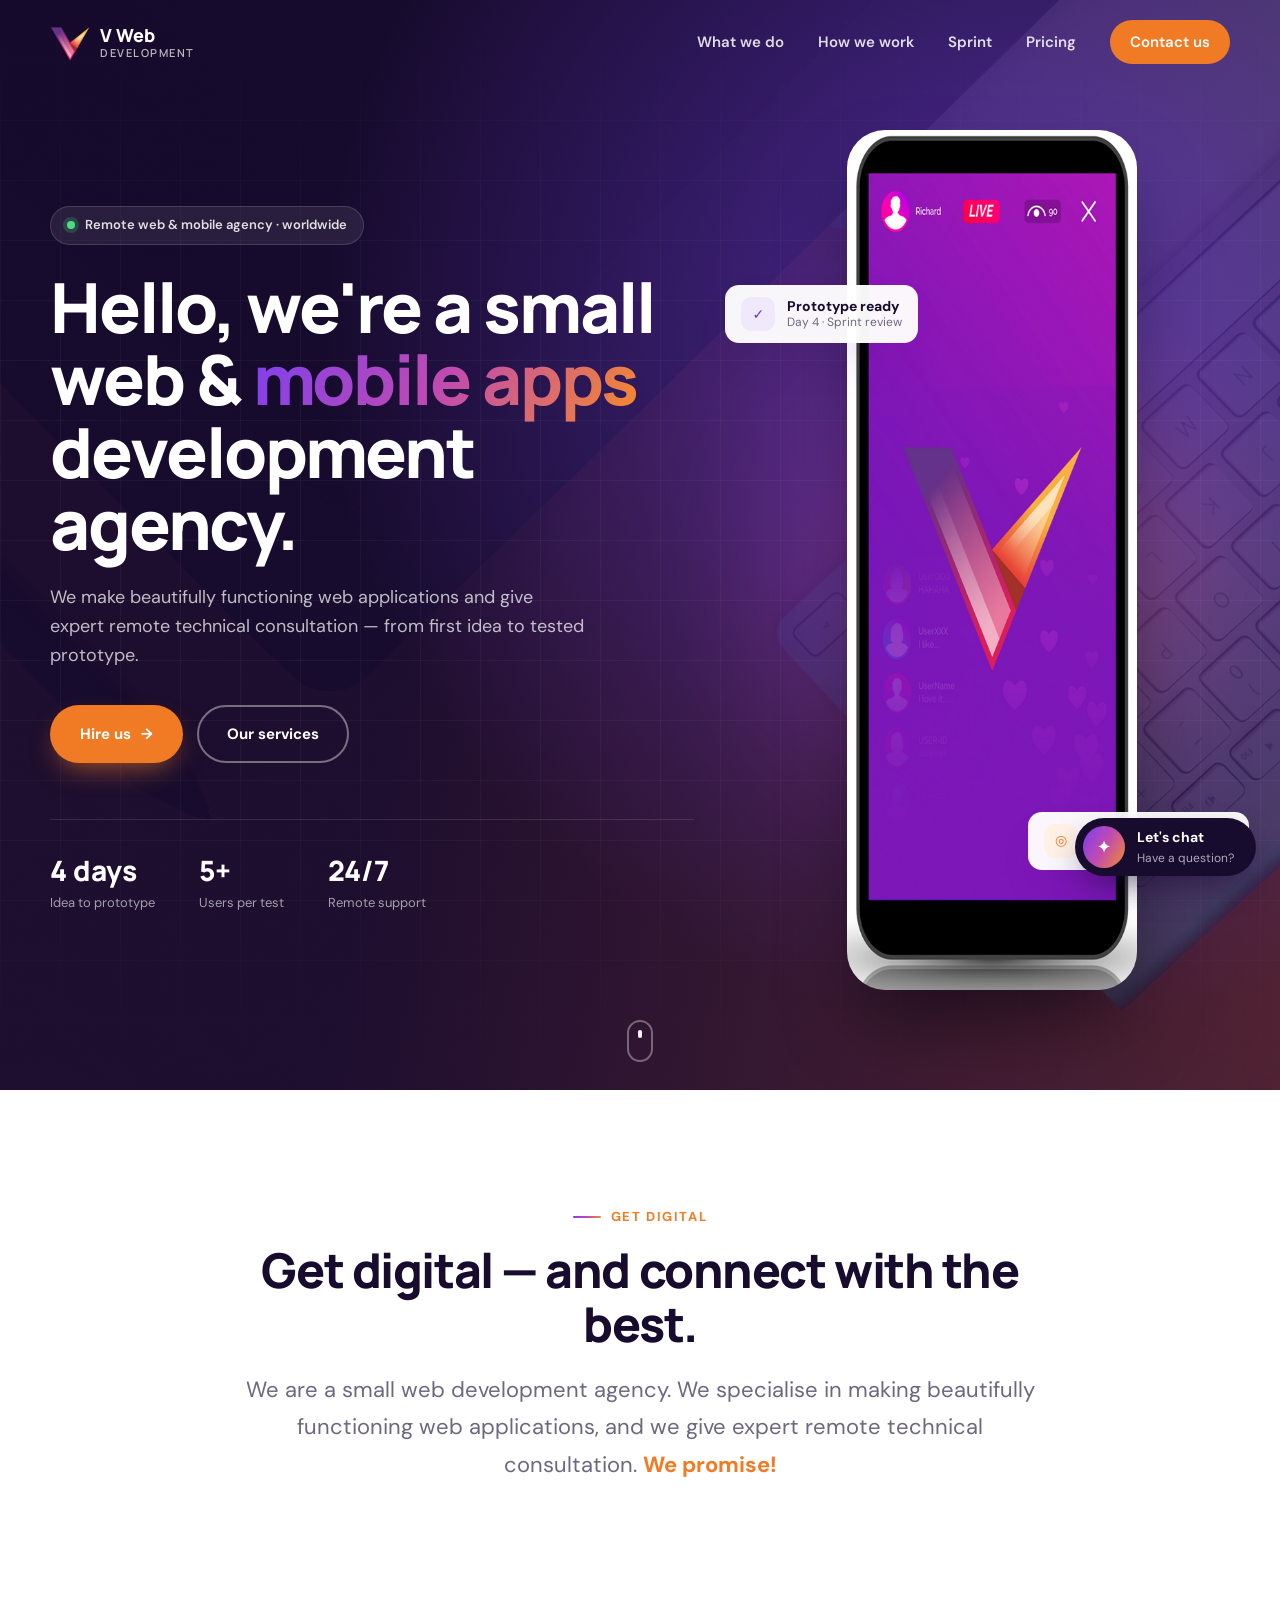
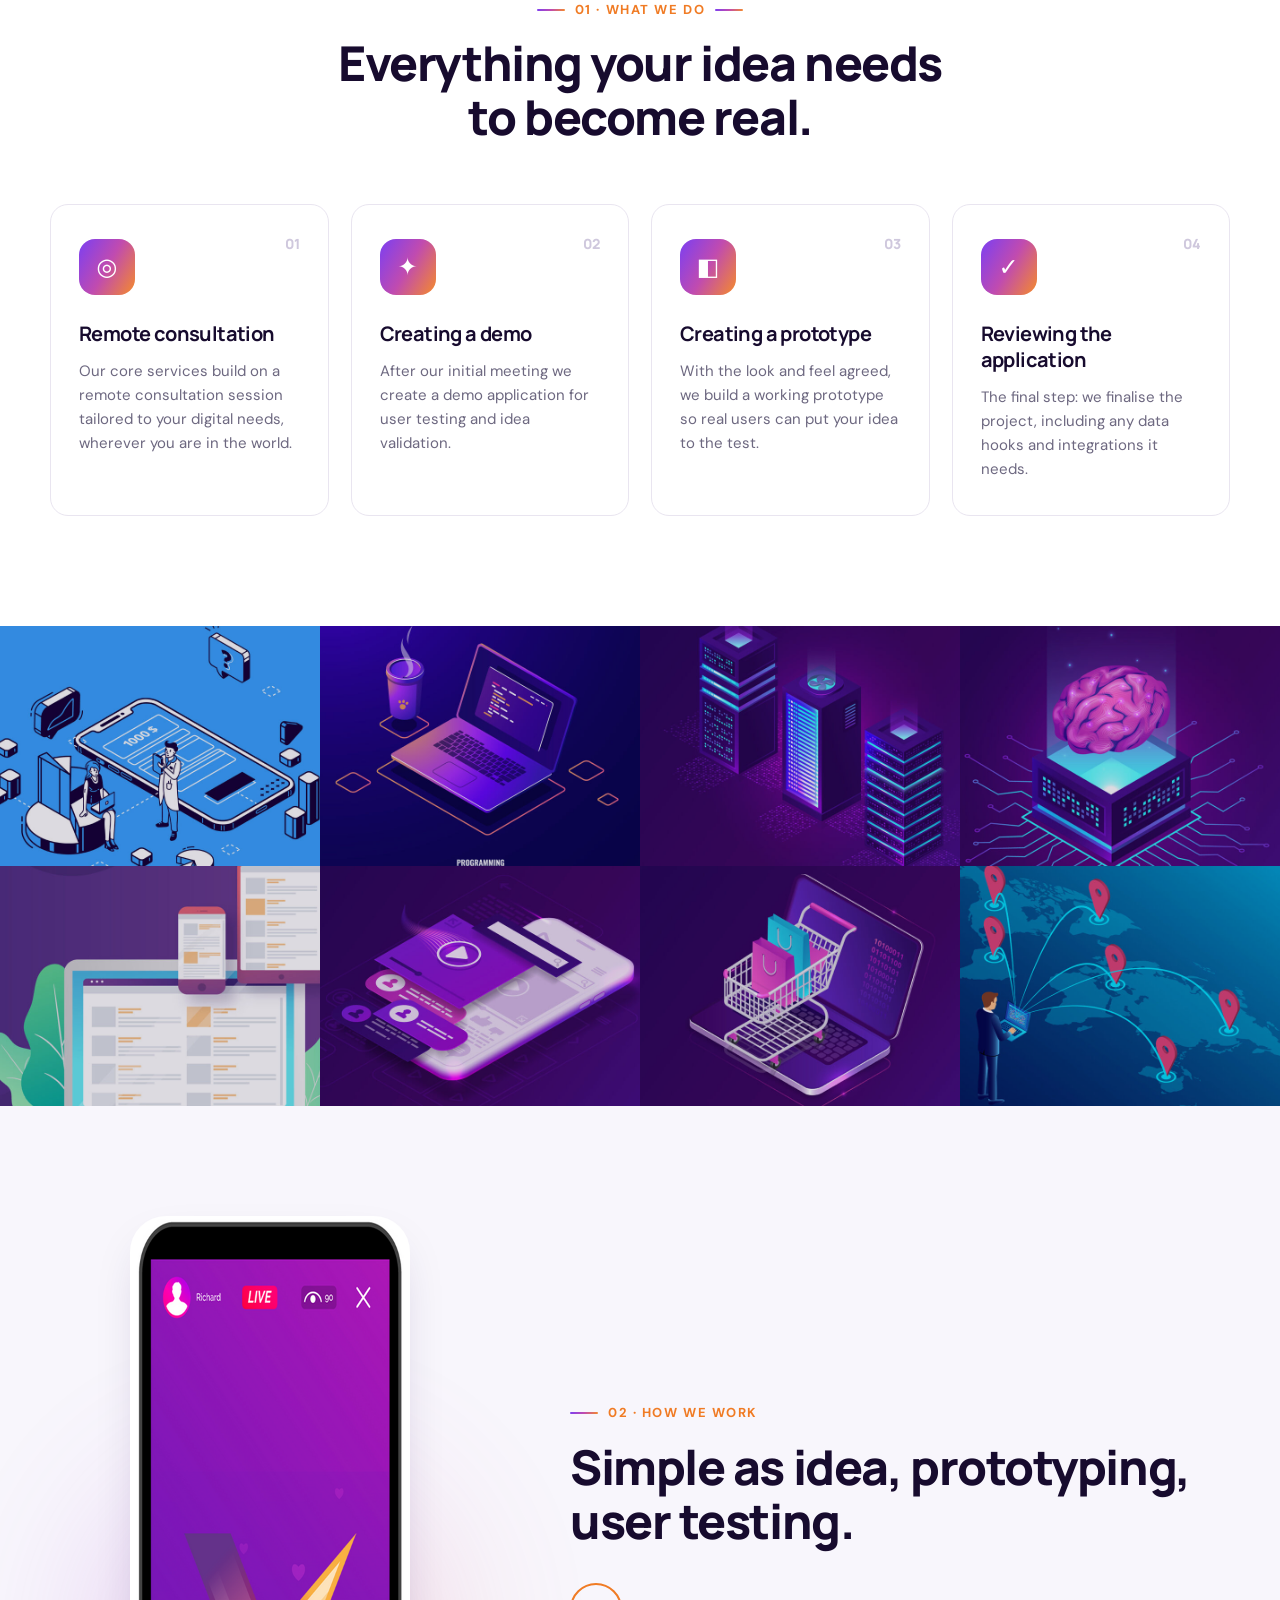
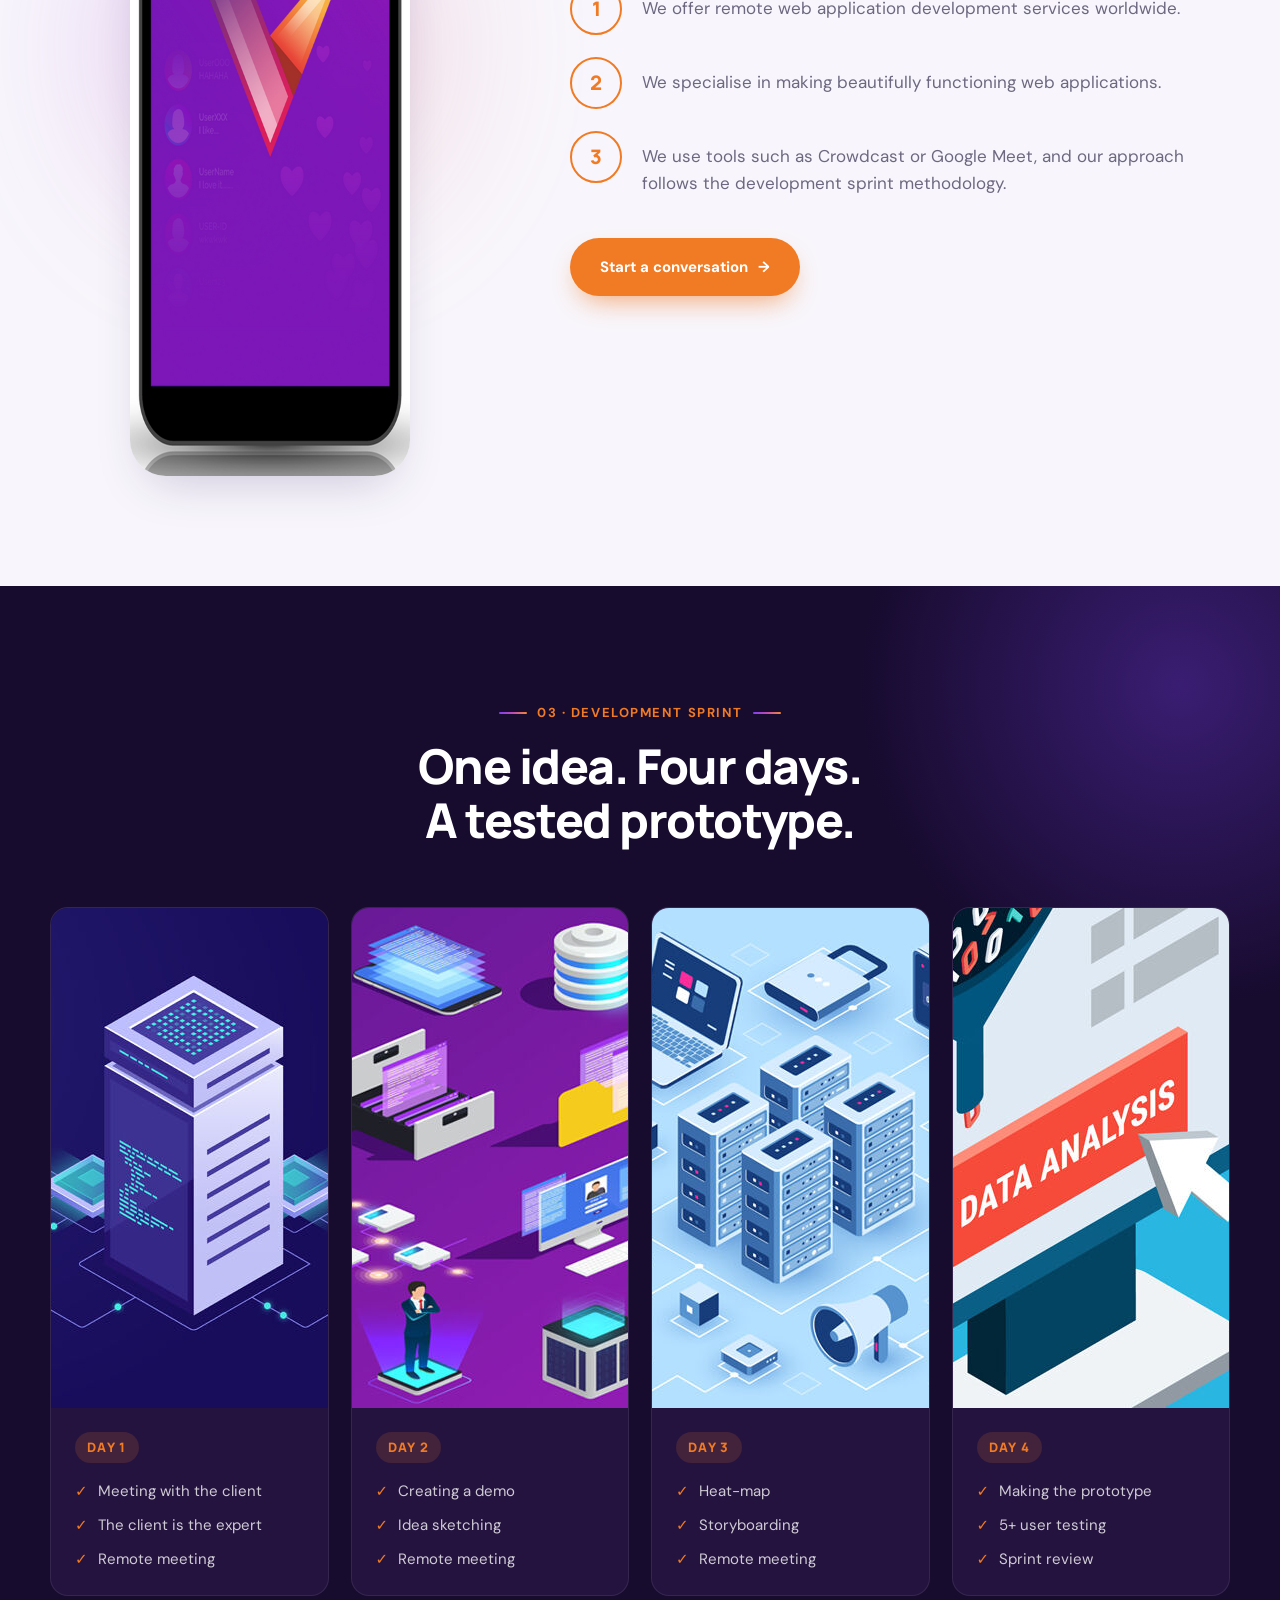
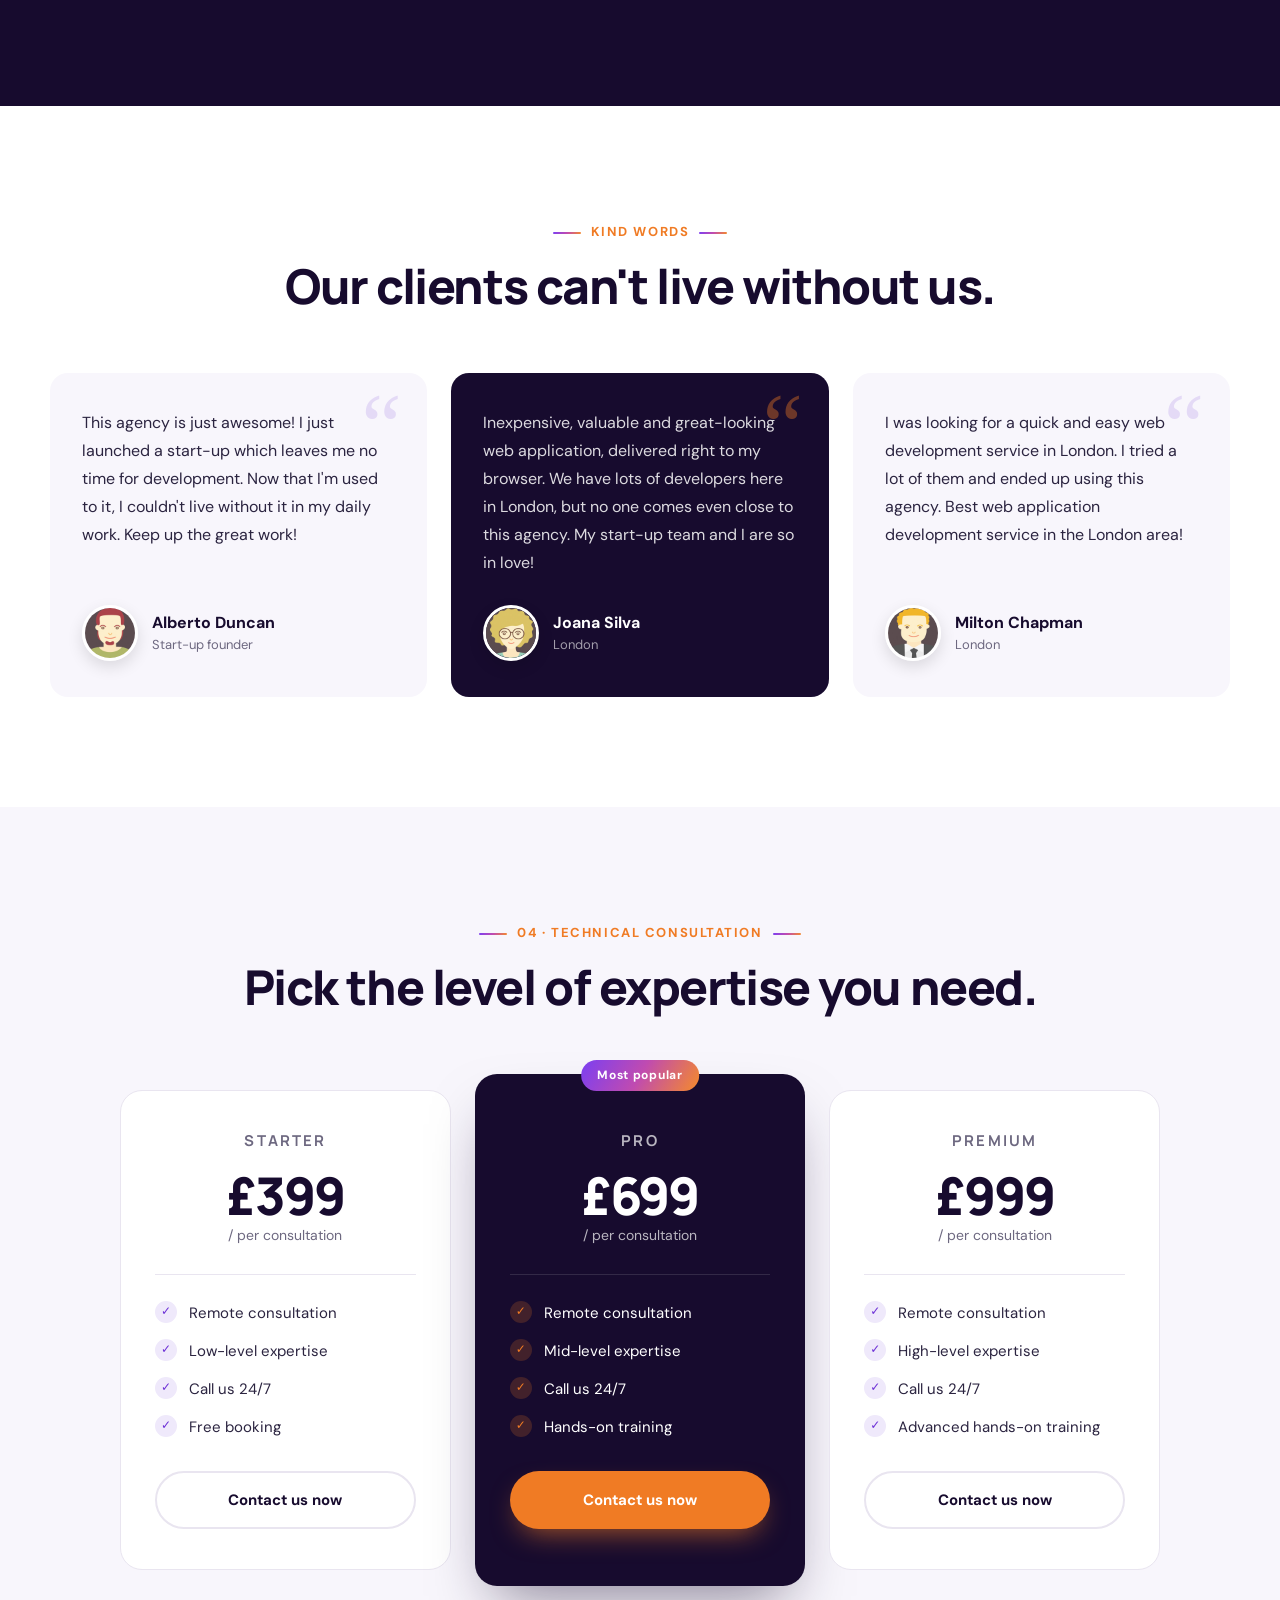
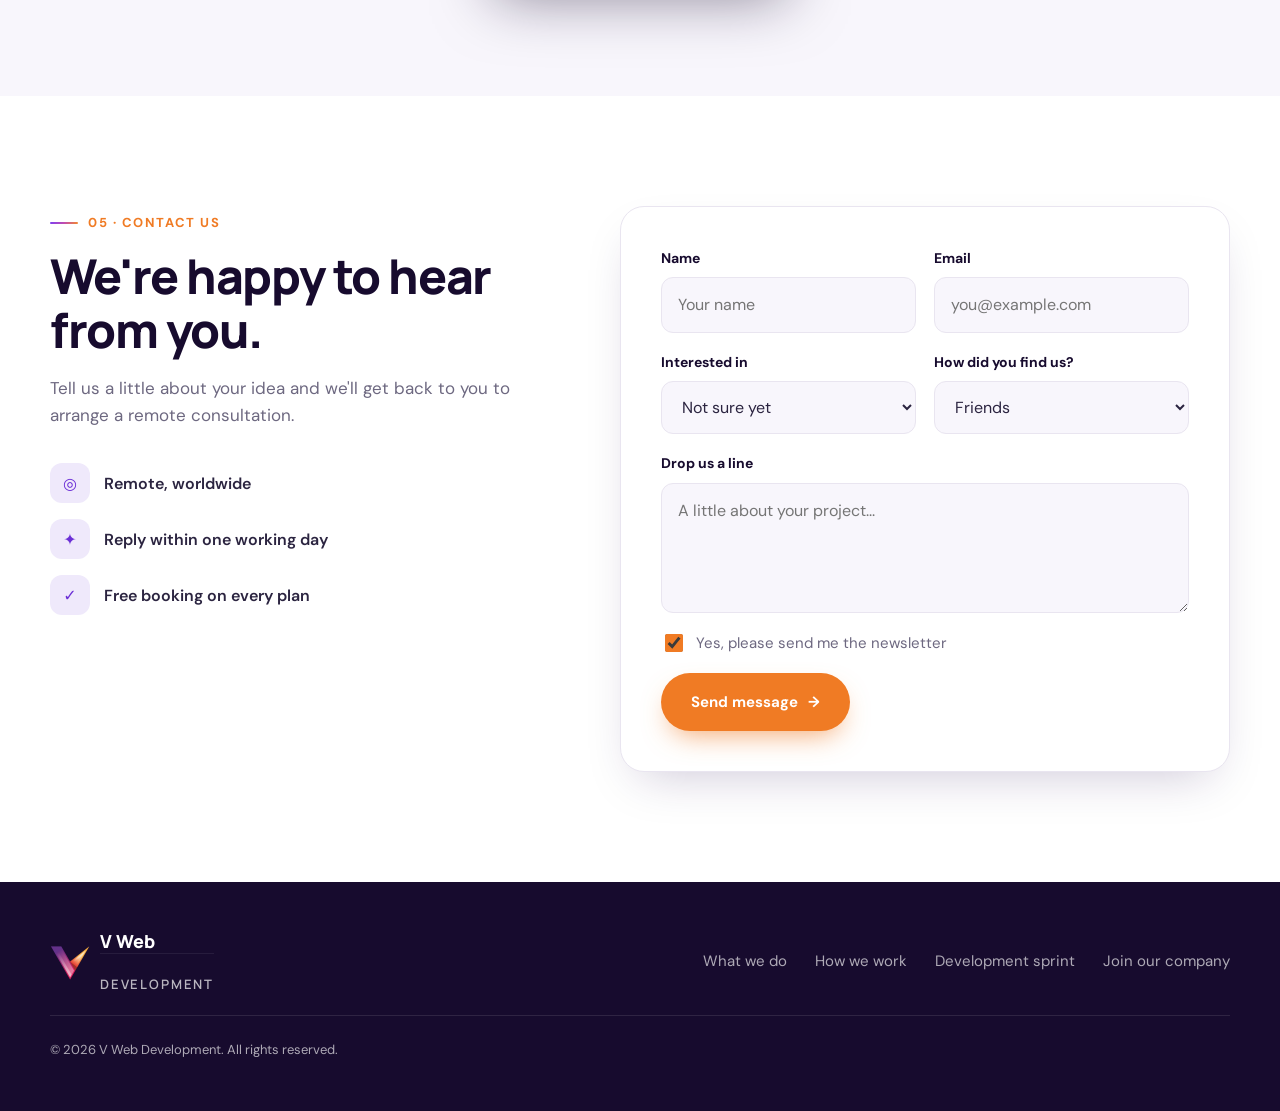
<file: index.html>
<!doctype html>
<html lang="en">
<head>
  <meta charset="utf-8">
  <meta name="viewport" content="width=device-width, initial-scale=1">
  <meta name="description" content="V Web Development is a small web and mobile app development agency offering remote consultation, demos, prototypes and user testing worldwide.">
  <meta name="theme-color" content="#170b2e">
  <title>V Web Development — Web &amp; mobile apps, made with purpose</title>
  <link rel="icon" href="img/logo.png">
  <link rel="preconnect" href="https://fonts.googleapis.com">
  <link rel="preconnect" href="https://fonts.gstatic.com" crossorigin>
  <link href="https://fonts.googleapis.com/css2?family=DM+Sans:wght@400;500;600;700&family=Manrope:wght@400;500;600;700;800&display=swap" rel="stylesheet">
  <link rel="stylesheet" href="style.css">
  <script>document.documentElement.classList.add('js')</script>
  <script src="script.js" defer></script>
</head>
<body>
  <header class="site-header" id="site-header">
    <div class="wrap header-inner">
      <a class="brand" href="#top" aria-label="V Web Development home"><img src="img/logo.png" alt="" width="40" height="40"><span>V Web<small>Development</small></span></a>
      <button class="menu-toggle" type="button" aria-expanded="false" aria-controls="navigation" aria-label="Open menu"><span></span><span></span></button>
      <nav id="navigation" aria-label="Main navigation">
        <a href="#services">What we do</a><a href="#process">How we work</a><a href="#sprint">Sprint</a><a href="#plans">Pricing</a><a href="#contact" class="nav-cta">Contact us</a>
      </nav>
    </div>
  </header>

  <main id="top">
    <section class="hero">
      <div class="hero-bg" aria-hidden="true"></div>
      <div class="wrap hero-inner">
        <div class="hero-copy reveal">
          <div class="eyebrow"><span class="status-dot"></span> Remote web &amp; mobile agency · worldwide</div>
          <h1>Hello, we're a small web &amp; <span class="gradient-text">mobile apps</span> development agency.</h1>
          <p>We make beautifully functioning web applications and give expert remote technical consultation — from first idea to tested prototype.</p>
          <div class="hero-actions">
            <a class="button button-primary" href="#contact">Hire us <span aria-hidden="true">→</span></a>
            <a class="button button-ghost" href="#services">Our services</a>
          </div>
          <dl class="hero-stats">
            <div><dt>4 days</dt><dd>Idea to prototype</dd></div>
            <div><dt>5+</dt><dd>Users per test</dd></div>
            <div><dt>24/7</dt><dd>Remote support</dd></div>
          </dl>
        </div>
        <div class="hero-visual reveal" aria-hidden="true">
          <div class="glow"></div>
          <img class="phone" src="img/app-iPhone.png" alt="" width="420" height="860">
          <div class="float-card fc-one"><span>✓</span><div><strong>Prototype ready</strong><small>Day 4 · Sprint review</small></div></div>
          <div class="float-card fc-two"><span>◎</span><div><strong>Remote meeting</strong><small>Google Meet · Crowdcast</small></div></div>
        </div>
      </div>
      <a class="scroll-cue" href="#intro" aria-label="Scroll to content"><span></span></a>
    </section>

    <section class="intro" id="intro">
      <div class="wrap narrow reveal">
        <span class="kicker">Get digital</span>
        <h2>Get digital — and connect with the best.</h2>
        <p class="lead">We are a small web development agency. We specialise in making beautifully functioning web applications, and we give expert remote technical consultation. <strong>We promise!</strong></p>
      </div>
    </section>

    <section class="services" id="services">
      <div class="wrap">
        <div class="section-head reveal"><span class="kicker">01 · What we do</span><h2>Everything your idea needs<br>to become real.</h2></div>
        <div class="service-grid">
          <article class="service-card reveal"><div class="service-icon">◎</div><span class="service-num">01</span><h3>Remote consultation</h3><p>Our core services build on a remote consultation session tailored to your digital needs, wherever you are in the world.</p></article>
          <article class="service-card reveal"><div class="service-icon">✦</div><span class="service-num">02</span><h3>Creating a demo</h3><p>After our initial meeting we create a demo application for user testing and idea validation.</p></article>
          <article class="service-card reveal"><div class="service-icon">◧</div><span class="service-num">03</span><h3>Creating a prototype</h3><p>With the look and feel agreed, we build a working prototype so real users can put your idea to the test.</p></article>
          <article class="service-card reveal"><div class="service-icon">✓</div><span class="service-num">04</span><h3>Reviewing the application</h3><p>The final step: we finalise the project, including any data hooks and integrations it needs.</p></article>
        </div>
      </div>
    </section>

    <section class="gallery" aria-label="Our work">
      <ul>
        <li><img src="img/1.jpg" alt="Isometric illustration of a mobile app being designed" loading="lazy" width="800" height="600"></li>
        <li><img src="img/2.jpg" alt="Laptop with code on screen" loading="lazy" width="800" height="600"></li>
        <li><img src="img/3.jpg" alt="Glowing server racks" loading="lazy" width="800" height="600"></li>
        <li><img src="img/4.jpg" alt="Digital brain on a circuit board" loading="lazy" width="800" height="600"></li>
        <li><img src="img/5.jpg" alt="Responsive website across laptop, tablet and phone" loading="lazy" width="800" height="600"></li>
        <li><img src="img/6.jpg" alt="Media player app interface" loading="lazy" width="800" height="600"></li>
        <li><img src="img/7.jpg" alt="E-commerce shopping cart on a laptop" loading="lazy" width="800" height="600"></li>
        <li><img src="img/8.jpg" alt="World map with connected locations" loading="lazy" width="800" height="600"></li>
      </ul>
    </section>

    <section class="process" id="process">
      <div class="wrap process-inner">
        <div class="process-visual reveal"><div class="glow"></div><img src="img/app-iPhone.png" alt="V Web app shown on a smartphone" loading="lazy" width="420" height="860"></div>
        <div class="reveal">
          <span class="kicker">02 · How we work</span>
          <h2>Simple as idea, prototyping, user testing.</h2>
          <ol class="steps">
            <li><span>1</span><p>We offer remote web application development services worldwide.</p></li>
            <li><span>2</span><p>We specialise in making beautifully functioning web applications.</p></li>
            <li><span>3</span><p>We use tools such as Crowdcast or Google Meet, and our approach follows the development sprint methodology.</p></li>
          </ol>
          <a class="button button-primary" href="#contact">Start a conversation <span aria-hidden="true">→</span></a>
        </div>
      </div>
    </section>

    <section class="sprint" id="sprint">
      <div class="wrap">
        <div class="section-head light reveal"><span class="kicker">03 · Development sprint</span><h2>One idea. Four days.<br>A tested prototype.</h2></div>
        <div class="sprint-grid">
          <article class="sprint-card reveal"><img src="img/day1.jpg" alt="Remote meeting illustration" loading="lazy" width="750" height="500"><div><span class="day">Day 1</span><ul><li>Meeting with the client</li><li>The client is the expert</li><li>Remote meeting</li></ul></div></article>
          <article class="sprint-card reveal"><img src="img/day2.jpg" alt="Server and laptops illustration" loading="lazy" width="750" height="500"><div><span class="day">Day 2</span><ul><li>Creating a demo</li><li>Idea sketching</li><li>Remote meeting</li></ul></div></article>
          <article class="sprint-card reveal"><img src="img/day3.jpg" alt="Connected devices illustration" loading="lazy" width="750" height="500"><div><span class="day">Day 3</span><ul><li>Heat-map</li><li>Storyboarding</li><li>Remote meeting</li></ul></div></article>
          <article class="sprint-card reveal"><img src="img/day4.jpg" alt="Data analysis illustration" loading="lazy" width="750" height="500"><div><span class="day">Day 4</span><ul><li>Making the prototype</li><li>5+ user testing</li><li>Sprint review</li></ul></div></article>
        </div>
      </div>
    </section>

    <section class="testimonials">
      <div class="wrap">
        <div class="section-head reveal"><span class="kicker">Kind words</span><h2>Our clients can't live without us.</h2></div>
        <div class="quote-grid">
          <figure class="reveal"><blockquote>This agency is just awesome! I just launched a start-up which leaves me no time for development. Now that I'm used to it, I couldn't live without it in my daily work. Keep up the great work!</blockquote><figcaption><img src="img/customer-1.jpg" alt="" width="56" height="56" loading="lazy"><span><strong>Alberto Duncan</strong>Start-up founder</span></figcaption></figure>
          <figure class="reveal featured"><blockquote>Inexpensive, valuable and great-looking web application, delivered right to my browser. We have lots of developers here in London, but no one comes even close to this agency. My start-up team and I are so in love!</blockquote><figcaption><img src="img/customer-2.jpg" alt="" width="56" height="56" loading="lazy"><span><strong>Joana Silva</strong>London</span></figcaption></figure>
          <figure class="reveal"><blockquote>I was looking for a quick and easy web development service in London. I tried a lot of them and ended up using this agency. Best web application development service in the London area!</blockquote><figcaption><img src="img/customer-3.jpg" alt="" width="56" height="56" loading="lazy"><span><strong>Milton Chapman</strong>London</span></figcaption></figure>
        </div>
      </div>
    </section>

    <section class="plans" id="plans">
      <div class="wrap">
        <div class="section-head reveal"><span class="kicker">04 · Technical consultation</span><h2>Pick the level of expertise you need.</h2></div>
        <div class="plan-grid">
          <article class="plan reveal"><h3>Starter</h3><p class="price"><span>£399</span>/ per consultation</p><ul><li>Remote consultation</li><li>Low-level expertise</li><li>Call us 24/7</li><li>Free booking</li></ul><a class="button button-ghost-dark" href="#contact" data-plan="Starter">Contact us now</a></article>
          <article class="plan plan-featured reveal"><span class="badge">Most popular</span><h3>Pro</h3><p class="price"><span>£699</span>/ per consultation</p><ul><li>Remote consultation</li><li>Mid-level expertise</li><li>Call us 24/7</li><li>Hands-on training</li></ul><a class="button button-primary" href="#contact" data-plan="Pro">Contact us now</a></article>
          <article class="plan reveal"><h3>Premium</h3><p class="price"><span>£999</span>/ per consultation</p><ul><li>Remote consultation</li><li>High-level expertise</li><li>Call us 24/7</li><li>Advanced hands-on training</li></ul><a class="button button-ghost-dark" href="#contact" data-plan="Premium">Contact us now</a></article>
        </div>
      </div>
    </section>

    <section class="contact" id="contact">
      <div class="wrap contact-inner">
        <div class="contact-copy reveal">
          <span class="kicker">05 · Contact us</span>
          <h2>We're happy to hear from you.</h2>
          <p>Tell us a little about your idea and we'll get back to you to arrange a remote consultation.</p>
          <ul class="contact-points"><li><span>◎</span>Remote, worldwide</li><li><span>✦</span>Reply within one working day</li><li><span>✓</span>Free booking on every plan</li></ul>
        </div>
        <form class="contact-form reveal" name="contact" method="POST" data-netlify="true" netlify-honeypot="bot-field" action="/thanks">
          <input type="hidden" name="form-name" value="contact">
          <p hidden><label>Don’t fill this out: <input name="bot-field"></label></p>
          <div class="field-row">
            <div class="field"><label for="name">Name</label><input id="name" name="name" required placeholder="Your name"></div>
            <div class="field"><label for="email">Email</label><input id="email" type="email" name="email" required placeholder="you@example.com"></div>
          </div>
          <div class="field-row">
            <div class="field"><label for="plan">Interested in</label><select id="plan" name="plan"><option value="Not sure yet">Not sure yet</option><option value="Starter">Starter — £399</option><option value="Pro">Pro — £699</option><option value="Premium">Premium — £999</option></select></div>
            <div class="field"><label for="find-us">How did you find us?</label><select id="find-us" name="find-us"><option value="friends">Friends</option><option value="search">Search engine</option><option value="ad">Advertisement</option><option value="other">Other</option></select></div>
          </div>
          <div class="field"><label for="message">Drop us a line</label><textarea id="message" name="message" required placeholder="A little about your project..."></textarea></div>
          <label class="checkbox"><input type="checkbox" name="newsletter" value="yes" checked><span>Yes, please send me the newsletter</span></label>
          <button class="button button-primary" type="submit">Send message <span aria-hidden="true">→</span></button>
        </form>
      </div>
    </section>
  </main>

  <footer class="site-footer">
    <div class="wrap footer-inner">
      <a class="brand" href="#top"><img src="img/logo.png" alt="" width="40" height="40"><span>V Web<small>Development</small></span></a>
      <nav aria-label="Footer"><a href="#services">What we do</a><a href="#process">How we work</a><a href="#sprint">Development sprint</a><a href="#contact">Join our company</a></nav>
      <small>© 2026 V Web Development. All rights reserved.</small>
    </div>
  </footer>

  <div class="chat-widget"><section class="chat-panel" id="chat-panel" aria-label="V Web assistant" hidden><div class="chat-header"><div class="chat-avatar"><img src="img/logo.png" alt="" width="24" height="24"></div><div><strong>V Web assistant</strong><small><span class="status-dot"></span> Here to help you get started</small></div><button class="chat-close" type="button" aria-label="Close chat">×</button></div><div class="chat-body" id="chat-messages" aria-live="polite"><div class="chat-date">LET'S GET TO KNOW EACH OTHER</div><div class="bot-message">Hello there! 👋 I'm the V Web assistant. Have a question about working with us? Pick a topic below or ask away.</div><div class="quick-replies"><button type="button">What do you do?</button><button type="button">How does it work?</button><button type="button">How much does it cost?</button></div></div><form class="chat-form"><label class="sr-only" for="chat-input">Your message</label><input id="chat-input" autocomplete="off" placeholder="Type your question..." required><button type="submit" aria-label="Send message">↑</button></form><div class="chat-note">A little help from V Web</div></section><button class="chat-launcher" type="button" aria-expanded="false" aria-controls="chat-panel"><span class="chat-bubble">✦</span><span>Let's chat <small>Have a question?</small></span></button></div>
</body>
</html>
</file>
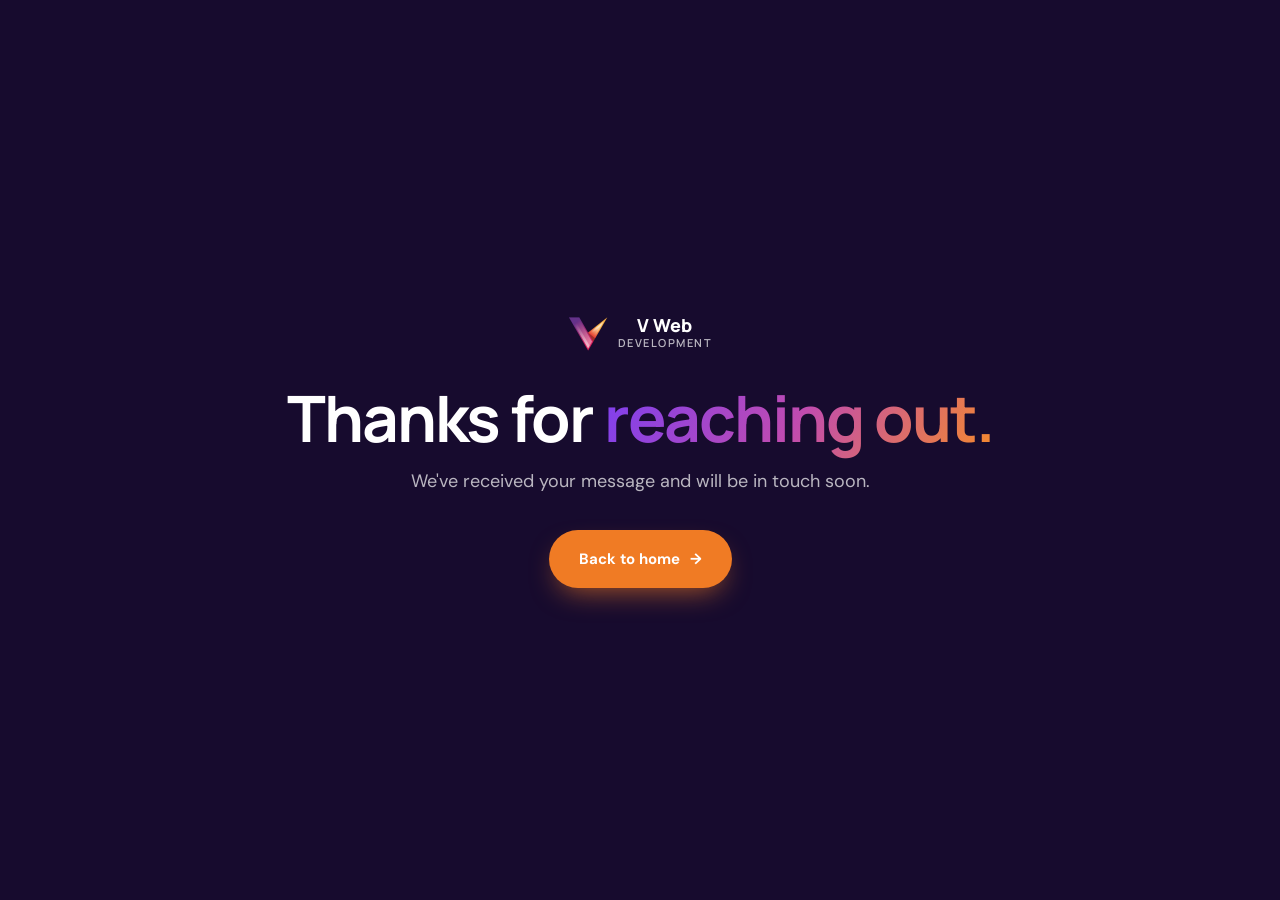
<file: thanks.html>
<!doctype html>
<html lang="en">
<head>
  <meta charset="utf-8">
  <meta name="viewport" content="width=device-width, initial-scale=1">
  <title>Thank you — V Web Development</title>
  <link rel="icon" href="img/logo.png">
  <link href="https://fonts.googleapis.com/css2?family=DM+Sans:wght@400;500;600;700&family=Manrope:wght@400;500;600;700;800&display=swap" rel="stylesheet">
  <link rel="stylesheet" href="style.css">
</head>
<body>
  <main class="thanks-page">
    <div class="wrap">
      <a class="brand" href="/"><img src="img/logo.png" alt="" width="40" height="40"><span>V Web<small>Development</small></span></a>
      <h1>Thanks for <span class="gradient-text">reaching out.</span></h1>
      <p>We've received your message and will be in touch soon.</p>
      <a class="button button-primary" href="/">Back to home <span aria-hidden="true">→</span></a>
    </div>
  </main>
</body>
</html>
</file>
<file: style.css>
:root {
  --ink: #170b2e;
  --ink-2: #24133f;
  --violet: #6b2fd6;
  --violet-soft: #efe9fb;
  --orange: #f07b24;
  --orange-dark: #d9650f;
  --gradient: linear-gradient(120deg, #7b3ff2 0%, #c04bb0 50%, #f58b2a 100%);
  --text: #2b2440;
  --muted: #6d6880;
  --line: #e9e5f0;
  --bg-soft: #f8f6fc;
  --radius: 18px;
  --shadow: 0 20px 50px -20px rgba(39, 16, 82, .25);
}

* { box-sizing: border-box; }
html { scroll-behavior: smooth; scroll-padding-top: 80px; }
body { margin: 0; background: #fff; color: var(--text); font-family: 'DM Sans', system-ui, sans-serif; font-size: 16px; line-height: 1.6; -webkit-font-smoothing: antialiased; }
img { max-width: 100%; display: block; }
a { color: inherit; text-decoration: none; }
button, input, textarea, select { font: inherit; color: inherit; }
button { cursor: pointer; }
h1, h2, h3, p, figure, blockquote, ul, ol, dl, dd { margin: 0; }
h1, h2, h3 { font-family: Manrope, sans-serif; color: var(--ink); letter-spacing: -.03em; }
h2 { font-size: clamp(32px, 4vw, 48px); line-height: 1.12; font-weight: 800; }
h3 { font-size: 20px; line-height: 1.3; font-weight: 700; }
section { padding: 110px 0; }
.wrap { width: min(1180px, calc(100% - 48px)); margin: 0 auto; }
.narrow { max-width: 820px; text-align: center; }
.sr-only { position: absolute; width: 1px; height: 1px; overflow: hidden; clip: rect(0 0 0 0); }

.kicker { display: inline-flex; align-items: center; gap: 10px; font-size: 13px; font-weight: 700; letter-spacing: .12em; text-transform: uppercase; color: var(--orange); margin-bottom: 16px; }
.kicker::before { content: ""; width: 28px; height: 2px; background: var(--gradient); border-radius: 2px; }
.section-head { text-align: center; margin-bottom: 60px; }
.section-head .kicker::after { content: ""; width: 28px; height: 2px; background: var(--gradient); border-radius: 2px; }
.gradient-text { background: var(--gradient); -webkit-background-clip: text; background-clip: text; color: transparent; }
.lead { font-size: clamp(18px, 2vw, 22px); line-height: 1.7; color: var(--muted); margin-top: 20px; }
.lead strong { color: var(--orange); }

/* Buttons */
.button { display: inline-flex; align-items: center; gap: 10px; padding: 15px 28px; border-radius: 999px; border: 2px solid transparent; font-weight: 700; font-size: 15px; transition: transform .2s, background-color .2s, box-shadow .2s, color .2s, border-color .2s; }
.button span { transition: transform .2s; }
.button:hover { transform: translateY(-2px); }
.button:hover span { transform: translateX(3px); }
.button-primary { background: var(--orange); color: #fff; box-shadow: 0 12px 28px -10px rgba(240, 123, 36, .7); }
.button-primary:hover { background: var(--orange-dark); }
.button-ghost { border-color: rgba(255, 255, 255, .4); color: #fff; }
.button-ghost:hover { border-color: #fff; background: rgba(255, 255, 255, .08); }
.button-ghost-dark { border-color: var(--line); color: var(--ink); }
.button-ghost-dark:hover { border-color: var(--orange); color: var(--orange); }

/* Header */
.site-header { position: fixed; inset: 0 0 auto; z-index: 20; transition: background-color .3s, box-shadow .3s; }
.header-inner { height: 84px; display: flex; align-items: center; justify-content: space-between; transition: height .3s; }
.site-header.scrolled { background: rgba(255, 255, 255, .92); backdrop-filter: blur(14px); box-shadow: 0 1px 0 var(--line); }
.site-header.scrolled .header-inner { height: 68px; }
.brand { display: inline-flex; align-items: center; gap: 10px; font-family: Manrope, sans-serif; font-weight: 800; font-size: 18px; line-height: 1; color: #fff; }
.brand small { display: block; font-size: 11px; font-weight: 600; letter-spacing: .14em; text-transform: uppercase; opacity: .7; margin-top: 3px; }
.scrolled .brand { color: var(--ink); }
nav#navigation { display: flex; align-items: center; gap: 34px; font-size: 15px; font-weight: 600; }
nav#navigation a { color: rgba(255, 255, 255, .85); position: relative; transition: color .2s; }
nav#navigation a:not(.nav-cta)::after { content: ""; position: absolute; left: 0; right: 0; bottom: -6px; height: 2px; background: var(--orange); transform: scaleX(0); transition: transform .25s; }
nav#navigation a:hover { color: #fff; }
nav#navigation a:hover::after { transform: scaleX(1); }
.scrolled nav#navigation a { color: var(--text); }
.scrolled nav#navigation a:hover { color: var(--orange); }
nav#navigation .nav-cta { background: var(--orange); color: #fff; padding: 10px 20px; border-radius: 999px; }
nav#navigation .nav-cta:hover, .scrolled nav#navigation .nav-cta { color: #fff; }
.menu-toggle { display: none; }

/* Hero */
.hero { position: relative; min-height: 100vh; display: flex; align-items: center; padding: 130px 0 100px; color: #fff; overflow: hidden; background: var(--ink); }
.hero-bg { position: absolute; inset: 0; background: radial-gradient(circle at 80% 30%, rgba(123, 63, 242, .55), transparent 55%), linear-gradient(100deg, rgba(23, 11, 46, .97) 35%, rgba(23, 11, 46, .75)), url(img/hero.jpg) center / cover; }
.hero-bg::after { content: ""; position: absolute; inset: 0; background-image: linear-gradient(rgba(255, 255, 255, .04) 1px, transparent 1px), linear-gradient(90deg, rgba(255, 255, 255, .04) 1px, transparent 1px); background-size: 60px 60px; mask-image: linear-gradient(transparent, #000 30%, #000 70%, transparent); }
.hero-inner { position: relative; display: grid; grid-template-columns: 1.15fr .85fr; gap: 60px; align-items: center; }
.eyebrow { display: inline-flex; align-items: center; gap: 10px; padding: 8px 16px; border-radius: 999px; background: rgba(255, 255, 255, .08); border: 1px solid rgba(255, 255, 255, .14); font-size: 13px; font-weight: 600; color: rgba(255, 255, 255, .85); }
.status-dot { display: inline-block; width: 8px; height: 8px; border-radius: 50%; background: #4ade80; box-shadow: 0 0 0 4px rgba(74, 222, 128, .2); }
.hero h1 { color: #fff; font-size: clamp(40px, 5.4vw, 70px); line-height: 1.05; font-weight: 800; margin: 26px 0 22px; }
.hero-copy > p { font-size: 18px; color: rgba(255, 255, 255, .72); max-width: 540px; }
.hero-actions { display: flex; flex-wrap: wrap; gap: 14px; margin-top: 36px; }
.hero-stats { display: flex; gap: 44px; margin-top: 56px; padding-top: 28px; border-top: 1px solid rgba(255, 255, 255, .12); }
.hero-stats dt { font-family: Manrope, sans-serif; font-size: 28px; font-weight: 800; }
.hero-stats dd { font-size: 13px; color: rgba(255, 255, 255, .6); }
.hero-visual { position: relative; display: flex; justify-content: center; }
.hero-visual .phone { width: min(290px, 70%); border-radius: 38px; box-shadow: 0 40px 80px -20px rgba(0, 0, 0, .6); position: relative; animation: float 6s ease-in-out infinite; }
.glow { position: absolute; width: 380px; height: 380px; border-radius: 50%; background: var(--gradient); filter: blur(90px); opacity: .45; top: 50%; left: 50%; transform: translate(-50%, -50%); }
.float-card { position: absolute; display: flex; align-items: center; gap: 12px; background: rgba(255, 255, 255, .96); color: var(--ink); padding: 12px 16px; border-radius: 14px; box-shadow: var(--shadow); font-size: 14px; animation: float 7s ease-in-out infinite; }
.float-card > span { width: 34px; height: 34px; border-radius: 10px; display: grid; place-items: center; background: var(--violet-soft); color: var(--violet); font-weight: 700; }
.float-card strong, .float-card small { display: block; line-height: 1.3; }
.float-card small { color: var(--muted); font-size: 12px; }
.fc-one { top: 18%; left: -6%; }
.fc-two { bottom: 14%; right: -4%; animation-delay: -3s; }
.fc-two > span { background: #fff1e6; color: var(--orange); }
@keyframes float { 50% { transform: translateY(-12px); } }
.scroll-cue { position: absolute; bottom: 28px; left: 50%; transform: translateX(-50%); width: 26px; height: 42px; border: 2px solid rgba(255, 255, 255, .35); border-radius: 20px; }
.scroll-cue span { position: absolute; left: 50%; top: 8px; width: 4px; height: 8px; margin-left: -2px; border-radius: 2px; background: #fff; animation: cue 1.8s infinite; }
@keyframes cue { to { transform: translateY(14px); opacity: 0; } }

/* Services */
.intro { padding-bottom: 40px; }
.services { padding-top: 70px; }
.service-grid { display: grid; grid-template-columns: repeat(4, 1fr); gap: 22px; }
.service-card { position: relative; padding: 34px 28px; border-radius: var(--radius); background: #fff; border: 1px solid var(--line); transition: transform .3s, box-shadow .3s, border-color .3s; overflow: hidden; }
.service-card::before { content: ""; position: absolute; inset: 0 0 auto; height: 4px; background: var(--gradient); transform: scaleX(0); transform-origin: left; transition: transform .35s; }
.service-card:hover { transform: translateY(-6px); box-shadow: var(--shadow); border-color: transparent; }
.service-card:hover::before { transform: scaleX(1); }
.service-icon { width: 56px; height: 56px; border-radius: 16px; display: grid; place-items: center; font-size: 24px; color: #fff; background: var(--gradient); margin-bottom: 26px; }
.service-num { position: absolute; top: 28px; right: 28px; font-family: Manrope, sans-serif; font-weight: 800; font-size: 14px; color: #cfc8dd; }
.service-card h3 { margin-bottom: 12px; }
.service-card p { color: var(--muted); font-size: 15px; }

/* Gallery */
.gallery { padding: 0; }
.gallery ul { list-style: none; padding: 0; display: grid; grid-template-columns: repeat(4, 1fr); }
.gallery li { overflow: hidden; background: var(--ink); aspect-ratio: 4 / 3; }
.gallery img { width: 100%; height: 100%; object-fit: cover; opacity: .85; transform: scale(1.12); transition: transform .5s, opacity .5s; }
.gallery li:hover img { transform: scale(1.02); opacity: 1; }

/* Process */
.process { background: var(--bg-soft); }
.process-inner { display: grid; grid-template-columns: .8fr 1.2fr; gap: 80px; align-items: center; }
.process-visual { position: relative; display: flex; justify-content: center; }
.process-visual .glow { width: 300px; height: 300px; opacity: .3; }
.process-visual img { position: relative; width: min(280px, 80%); border-radius: 36px; box-shadow: var(--shadow); }
.steps { list-style: none; padding: 0; margin: 36px 0 40px; display: grid; gap: 22px; }
.steps li { display: flex; gap: 20px; align-items: flex-start; }
.steps span { flex: none; width: 52px; height: 52px; border-radius: 50%; display: grid; place-items: center; border: 2px solid var(--orange); color: var(--orange); font-family: Manrope, sans-serif; font-weight: 800; font-size: 20px; }
.steps p { font-size: 17px; color: var(--muted); padding-top: 12px; }

/* Sprint */
.sprint { background: var(--ink); color: #fff; position: relative; overflow: hidden; }
.sprint::before { content: ""; position: absolute; width: 700px; height: 700px; right: -250px; top: -250px; border-radius: 50%; background: radial-gradient(rgba(123, 63, 242, .35), transparent 65%); }
.section-head.light h2 { color: #fff; }
.sprint-grid { position: relative; display: grid; grid-template-columns: repeat(4, 1fr); gap: 22px; }
.sprint-card { background: var(--ink-2); border: 1px solid rgba(255, 255, 255, .08); border-radius: var(--radius); overflow: hidden; transition: transform .3s, border-color .3s; }
.sprint-card:hover { transform: translateY(-6px); border-color: rgba(240, 123, 36, .5); }
.sprint-card img { aspect-ratio: 3 / 2; object-fit: cover; width: 100%; }
.sprint-card > div { padding: 24px; }
.day { display: inline-block; font-family: Manrope, sans-serif; font-weight: 800; font-size: 13px; letter-spacing: .1em; text-transform: uppercase; padding: 5px 12px; border-radius: 999px; background: rgba(240, 123, 36, .15); color: var(--orange); margin-bottom: 16px; }
.sprint-card ul { list-style: none; padding: 0; display: grid; gap: 10px; color: rgba(255, 255, 255, .78); font-size: 15px; }
.sprint-card li { display: flex; gap: 10px; }
.sprint-card li::before { content: "✓"; color: var(--orange); font-weight: 700; }

/* Testimonials */
.quote-grid { display: grid; grid-template-columns: repeat(3, 1fr); gap: 24px; align-items: stretch; }
.quote-grid figure { display: flex; flex-direction: column; justify-content: space-between; gap: 28px; padding: 36px 32px; border-radius: var(--radius); background: var(--bg-soft); position: relative; }
.quote-grid figure::before { content: "“"; position: absolute; top: 8px; right: 26px; font-family: Georgia, serif; font-size: 90px; line-height: 1; color: rgba(107, 47, 214, .14); }
.quote-grid figure.featured { background: var(--ink); color: #fff; }
.quote-grid figure.featured::before { color: rgba(240, 123, 36, .4); }
blockquote { font-size: 16px; line-height: 1.75; }
.featured blockquote { color: rgba(255, 255, 255, .85); }
figcaption { display: flex; align-items: center; gap: 14px; font-size: 13px; color: var(--muted); }
figcaption img { width: 56px; height: 56px; border-radius: 50%; object-fit: cover; border: 3px solid #fff; box-shadow: 0 6px 16px rgba(0, 0, 0, .12); }
figcaption strong { display: block; font-size: 16px; color: var(--ink); }
.featured figcaption { color: rgba(255, 255, 255, .6); }
.featured figcaption strong { color: #fff; }

/* Plans */
.plans { background: var(--bg-soft); }
.plan-grid { display: grid; grid-template-columns: repeat(3, 1fr); gap: 24px; align-items: center; max-width: 1040px; margin: 0 auto; }
.plan { position: relative; background: #fff; border: 1px solid var(--line); border-radius: 22px; padding: 40px 34px; text-align: center; transition: transform .3s, box-shadow .3s; }
.plan:hover { transform: translateY(-6px); box-shadow: var(--shadow); }
.plan h3 { font-size: 15px; letter-spacing: .14em; text-transform: uppercase; color: var(--muted); }
.price { margin: 16px 0 28px; color: var(--muted); font-size: 14px; }
.price span { display: block; font-family: Manrope, sans-serif; font-size: 52px; font-weight: 800; letter-spacing: -.04em; color: var(--ink); line-height: 1.1; }
.plan ul { list-style: none; padding: 26px 0 0; margin-bottom: 32px; border-top: 1px solid var(--line); display: grid; gap: 14px; text-align: left; }
.plan li { display: flex; gap: 12px; font-size: 15px; }
.plan li::before { content: "✓"; flex: none; width: 22px; height: 22px; border-radius: 50%; display: grid; place-items: center; font-size: 12px; font-weight: 700; background: var(--violet-soft); color: var(--violet); }
.plan .button { width: 100%; justify-content: center; }
.plan-featured { background: var(--ink); border-color: transparent; padding: 56px 34px; box-shadow: 0 30px 60px -20px rgba(23, 11, 46, .5); }
.plan-featured h3, .plan-featured .price { color: rgba(255, 255, 255, .7); }
.plan-featured .price span { color: #fff; }
.plan-featured ul { border-color: rgba(255, 255, 255, .12); color: #fff; }
.plan-featured li::before { background: rgba(240, 123, 36, .2); color: var(--orange); }
.badge { position: absolute; top: -15px; left: 50%; transform: translateX(-50%); padding: 6px 16px; border-radius: 999px; background: var(--gradient); color: #fff; font-size: 12px; font-weight: 700; letter-spacing: .06em; white-space: nowrap; }

/* Contact */
.contact-inner { display: grid; grid-template-columns: .9fr 1.1fr; gap: 70px; align-items: start; }
.contact-copy > p { font-size: 17px; color: var(--muted); margin-top: 18px; }
.contact-points { list-style: none; padding: 0; margin-top: 34px; display: grid; gap: 16px; font-weight: 600; }
.contact-points li { display: flex; align-items: center; gap: 14px; }
.contact-points span { width: 40px; height: 40px; border-radius: 12px; display: grid; place-items: center; background: var(--violet-soft); color: var(--violet); }
.contact-form { display: grid; gap: 18px; padding: 40px; border-radius: 24px; background: #fff; border: 1px solid var(--line); box-shadow: var(--shadow); }
.field-row { display: grid; grid-template-columns: 1fr 1fr; gap: 18px; }
.field { display: grid; gap: 8px; }
.field label { font-size: 14px; font-weight: 700; color: var(--ink); }
.field input, .field select, .field textarea { width: 100%; padding: 14px 16px; border-radius: 12px; border: 1.5px solid var(--line); background: var(--bg-soft); outline: none; transition: border-color .2s, background-color .2s, box-shadow .2s; }
.field input:focus, .field select:focus, .field textarea:focus { border-color: var(--orange); background: #fff; box-shadow: 0 0 0 4px rgba(240, 123, 36, .12); }
.field textarea { min-height: 130px; resize: vertical; }
.checkbox { display: flex; align-items: center; gap: 10px; font-size: 15px; color: var(--muted); cursor: pointer; }
.checkbox input { width: 18px; height: 18px; accent-color: var(--orange); }
.contact-form .button { justify-self: start; }

/* Footer */
.site-footer { background: var(--ink); color: rgba(255, 255, 255, .65); padding: 50px 0; }
.footer-inner { display: flex; flex-wrap: wrap; align-items: center; justify-content: space-between; gap: 24px; }
.site-footer nav { display: flex; flex-wrap: wrap; gap: 28px; font-size: 15px; }
.site-footer nav a:hover { color: var(--orange); }
.site-footer small { width: 100%; padding-top: 24px; border-top: 1px solid rgba(255, 255, 255, .1); font-size: 13px; }

/* Reveal on scroll */
.js .reveal { opacity: 0; transform: translateY(24px); transition: opacity .7s ease, transform .7s ease; }
.js .reveal.visible { opacity: 1; transform: none; }
@media (prefers-reduced-motion: reduce) {
  html { scroll-behavior: auto; }
  *, *::before, *::after { animation: none !important; transition: none !important; }
  .js .reveal { opacity: 1; transform: none; }
}

/* Thank-you page */
.thanks-page { min-height: 100vh; display: grid; place-items: center; text-align: center; padding: 40px 0; background: var(--ink); color: #fff; }
.thanks-page h1 { color: #fff; font-size: clamp(40px, 6vw, 64px); line-height: 1.05; margin: 24px 0 16px; }
.thanks-page p { color: rgba(255, 255, 255, .7); margin-bottom: 34px; font-size: 18px; }
.thanks-page .brand { justify-content: center; }

/* Chat widget */
.chat-widget { position: fixed; right: 24px; bottom: 24px; z-index: 30; display: flex; flex-direction: column; align-items: flex-end; }
.chat-launcher { display: flex; align-items: center; gap: 12px; border: 0; border-radius: 999px; padding: 8px 22px 8px 8px; background: var(--ink); color: #fff; box-shadow: 0 14px 34px -10px rgba(23, 11, 46, .6); text-align: left; font-size: 14px; font-weight: 700; transition: transform .2s; }
.chat-launcher:hover { transform: translateY(-2px); }
.chat-launcher small { display: block; font-size: 12px; font-weight: 400; opacity: .65; }
.chat-bubble, .chat-avatar { width: 42px; height: 42px; flex: none; display: grid; place-items: center; border-radius: 50%; background: var(--gradient); color: #fff; font-size: 18px; }
.chat-avatar { background: #fff; }
.chat-panel { width: 360px; max-width: calc(100vw - 32px); height: 500px; max-height: calc(100vh - 120px); margin-bottom: 14px; display: flex; flex-direction: column; overflow: hidden; border-radius: 20px; background: #fff; box-shadow: 0 24px 60px -12px rgba(23, 11, 46, .45); }
.chat-panel[hidden] { display: none; }
.chat-header { display: flex; align-items: center; gap: 12px; padding: 16px 18px; background: var(--ink); color: #fff; }
.chat-header strong, .chat-header small { display: block; }
.chat-header small { font-size: 12px; opacity: .7; }
.chat-header .status-dot { width: 6px; height: 6px; box-shadow: none; margin-right: 4px; }
.chat-close { margin-left: auto; border: 0; background: none; color: #fff; font-size: 26px; line-height: 1; }
.chat-body { flex: 1; padding: 18px; overflow-y: auto; background: var(--bg-soft); }
.chat-date { text-align: center; font-size: 11px; letter-spacing: .1em; color: var(--muted); margin-bottom: 16px; }
.bot-message, .user-message { max-width: 88%; margin-bottom: 10px; padding: 12px 14px; font-size: 14px; line-height: 1.55; white-space: pre-wrap; border-radius: 4px 16px 16px 16px; background: #fff; box-shadow: 0 2px 6px rgba(23, 11, 46, .06); }
.user-message { margin-left: auto; border-radius: 16px 4px 16px 16px; background: var(--orange); color: #fff; }
.quick-replies { display: flex; flex-wrap: wrap; gap: 8px; margin-top: 14px; }
.quick-replies button { padding: 8px 14px; border-radius: 999px; border: 1.5px solid #d9cff0; background: #fff; color: var(--violet); font-size: 13px; font-weight: 600; }
.quick-replies button:hover { border-color: var(--violet); }
.chat-form { display: flex; gap: 8px; padding: 12px; border-top: 1px solid var(--line); }
.chat-form input { flex: 1; min-width: 0; border: 0; outline: none; background: transparent; font-size: 14px; }
.chat-form button { width: 36px; height: 36px; border: 0; border-radius: 50%; background: var(--orange); color: #fff; font-size: 18px; }
.chat-note { padding: 0 0 10px; text-align: center; font-size: 11px; color: var(--muted); }

/* Responsive */
@media (max-width: 1024px) {
  .service-grid, .sprint-grid { grid-template-columns: repeat(2, 1fr); }
  .hero-inner { grid-template-columns: 1fr; }
  .hero-visual { display: none; }
  .process-inner, .contact-inner { gap: 50px; }
}
@media (max-width: 800px) {
  section { padding: 80px 0; }
  .menu-toggle { display: grid; gap: 6px; padding: 10px; border: 0; background: none; }
  .menu-toggle span { display: block; width: 24px; height: 2px; background: #fff; transition: transform .25s; }
  .scrolled .menu-toggle span, .menu-open .menu-toggle span { background: var(--ink); }
  .menu-toggle[aria-expanded="true"] span:first-child { transform: translateY(4px) rotate(45deg); }
  .menu-toggle[aria-expanded="true"] span:last-child { transform: translateY(-4px) rotate(-45deg); }
  nav#navigation { display: none; position: absolute; top: 100%; left: 0; right: 0; flex-direction: column; align-items: stretch; gap: 4px; padding: 16px 24px 24px; background: #fff; box-shadow: 0 20px 40px -20px rgba(23, 11, 46, .3); }
  nav#navigation.open { display: flex; }
  nav#navigation a, .scrolled nav#navigation a { color: var(--text); padding: 10px 0; }
  nav#navigation a::after { display: none; }
  nav#navigation .nav-cta { text-align: center; margin-top: 8px; padding: 12px 20px; }
  .menu-open { background: #fff; }
  .menu-open .brand { color: var(--ink); }
  .gallery ul { grid-template-columns: repeat(2, 1fr); }
  .process-inner, .contact-inner, .quote-grid, .plan-grid { grid-template-columns: 1fr; }
  .process-visual { display: none; }
  .plan-featured { padding: 46px 34px; }
  .hero-stats { gap: 28px; }
}
@media (max-width: 560px) {
  .service-grid, .sprint-grid, .field-row { grid-template-columns: 1fr; }
  .contact-form { padding: 26px 20px; }
  .hero-stats dt { font-size: 22px; }
  .chat-widget { right: 16px; bottom: 16px; }
  .chat-launcher > span:not(.chat-bubble) { display: none; }
  .chat-launcher { padding: 8px; }
}
</file>
